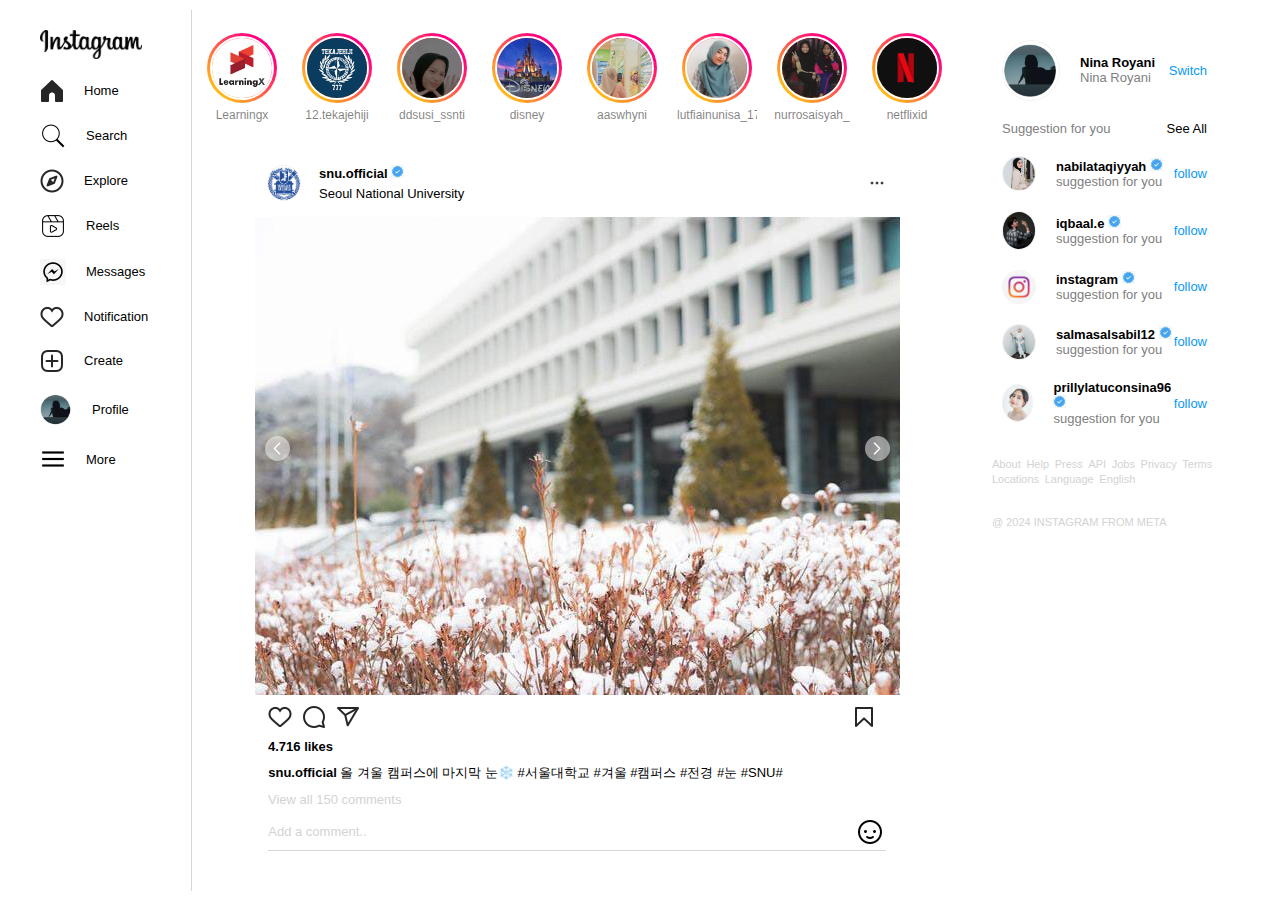
<file: index.html>
<!DOCTYPE html>
<html lang="en">
<head>
    <meta charset="UTF-8">
    <meta name="viewport" content="width=device-width, initial-scale=1.0">
    <meta http-equiv="X-UA-Compatible" content="ie=edge">
    <script src="https://ajax.googleapis.com/ajax/libs/jquery/3.7.1/jquery.min.js"></script>
    
    <link rel="stylesheet" href="https://cdn.jsdelivr.net/npm/bootstrap-icons@1.9.1/font/bootstrap-icons.css">
    <link rel="stylesheet" href="https://cdn.jsdelivr.net/npm/swiper@11/swiper-bundle.min.css"/>
    <script src="https://cdn.jsdelivr.net/npm/swiper@11/swiper-bundle.min.js"></script>
    <title>Instagram - Clone coding</title>
    <style>
        @import url('css/default.css');
        @import url('css/gnb.css');
        @import url('css/feed.css');         
    </style>
    <script>
        let is_liked = true;

        function like(){
            if (is_liked == true) {
                $('#heart').attr('src','image/icons/12.png')
                is_liked = false;
            } else {
                $('#heart').attr('src', 'image/icons/5.png')
                is_liked = true;

            }
            
        }
    </script>
</head>
<body>
    <div class="main">

        <div class="sidebar">
            <li class="flex-row">
                <img width="102" src="image/logo_instagram.png">
            </li>
            <li class="flex-row sidebar-content">

                <img src="image/icons/1.png">
                <p>Home</p>
            </li>

            <li class="flex-row sidebar-content">

                <img src="image/icons/11.png">
                <p>Search</p>
            </li>

            <li class="flex-row sidebar-content">

                <img src="image/icons/4.png">
                <p>Explore</p>
            </li>

            <li class="flex-row sidebar-content">

                <img src="image/icons/14.png">
                <p>Reels</p>
            </li>
            <li class="flex-row sidebar-content">

                <img src="image/icons/15.jpeg">
                <p>Messages</p>
            </li>

            <li class="flex-row sidebar-content">

                <img src="image/icons/5.png">
                <p>Notification</p>
            </li>
            <li class="flex-row sidebar-content">

                <img src="image/icons/3.png">
                <p>Create</p>
            </li>
            <li class="flex-row sidebar-content">
                <img width="32" src="image/profile/Nina.jpg">
                <p>Profile</p>
            </li>
            <li class="flex-row bawah-content">
                <img src="image/icons/16.png">
                <p>More</p>
            </li> 
        </div>
        <div class="wrapper">
        <div class="tengah flex-col">
            <div class="status-wrapper">
                <div class="status-card">
                    <div class="profile-pic">
                        <img width="32" src="image/follower/1.jpeg">
                    </div>
                    <p class="username">Learningx</p>
                </div>

                <div class="status-card">
                    <div class="profile-pic">
                        <img width="32" src="image/follower/2.jpg">
                    </div>
                    <p class="username">12.tekajehiji</p>
                </div>

                <div class="status-card">
                    <div class="profile-pic">
                        <img width="32" src="image/follower/3.jpeg">
                    </div>
                    <p class="username">ddsusi_ssnti</p>
                </div>

                <div class="status-card">
                    <div class="profile-pic">
                        <img width="32" src="image/follower/4.jpg">
                    </div>
                    <p class="username">disney</p>
                </div>

                <div class="status-card">
                    <div class="profile-pic">
                        <img width="32" src="image/follower/5.jpg">
                    </div>
                    <p class="username">aaswhyni</p>
                </div>

                <div class="status-card">
                    <div class="profile-pic">
                        <img width="32" src="image/follower/6.jpeg">
                    </div>
                    <p class="username">lutfiainunisa_1717</p>
                </div>

                <div class="status-card">
                    <div class="profile-pic">
                        <img width="32" src="image/follower/7.jpg">
                    </div>
                    <p class="username">nurrosaisyah_</p>
                </div>

                <div class="status-card">
                    <div class="profile-pic">
                        <img width="32" src="image/follower/8.jpg">
                    </div>
                    <p class="username">netflixid</p>
                </div>
            </div>

            <div class="feed flex-col">
                <div class="profile flex-row">
                <div class="img-wrap">
                    <img width="32" src="image/profile/seoul.png">
                </div>
                <p class="flex-col">
                    <span>snu.official <img width="13" src="image/follower/11.jpeg"></span>
                    <span>Seoul National University</span>
                </p>
                <img width="20" src="image/icons/7.png">
            </div>
            <div class="imgs swiper">
                <div class="swiper-wrapper">
                    <div class="swiper-slide"><img src="image/post/1.jpg"></div>
                    <div class="swiper-slide"><img src="image/post/2.jpg"></div>
                </div>
                <div class="swiper-pagination"></div>
                <div class="swiper-button-prev"></div>
                <div class="swiper-button-next"></div>
            </div>
            <div class="feed-icons flex-row">
                <img id="heart" onclick="like()" src="image/icons/5.png">
                <img src="image/icons/9.png">
                <img src="image/icons/2.png">
                <img src="image/icons/10.png">
            </div>
            <div class="likes">
                4.716 likes
            </div>
            <div class="comments">
                <span class="title">snu.official</span>
                올 겨울 캠퍼스에 마지막 눈❄️
                <span class="hastag">#서울대학교 #겨울 #캠퍼스 #전경 #눈 #SNU#</span>
            </div>
            <div class="count">
                View all 150 comments
            </div>
            <div class="commentar">
                <div class="comment-box flex-row">
                    <input type="text" placeholder="Add a comment.."/>
                </div>
                <div class="imgs emoji-icons">
                    <img src="image/icons/17.png">
                </div>
            </div>
                <!-- <div class ="time">
                    20 HOURS AGO
                </div> -->  
            </div>
        </div>
        <div class="account">
            <div class="account-content">
                <li class="flex-row">
                    <div class="img-wrap">
                        <img width="56" src="image/profile/Nina.jpg">
                    </div>
                    <p class="flex-col">
                        <span>Nina Royani</span>
                        <span>Nina Royani</span>
                    </p>
                    <a href="#">Switch</a>
                </li>
                <li class="flex-row suggestion">
                    <span>Suggestion for you</span>
                    <a href="#">See All</a>
                </li>

                <li class="flex-row friends">
                    <div class="img-wrap">
                        <img width="32" src="image/follower/9.jpg">
                    </div>
                    <p class="flex-col">
                        <span>nabilataqiyyah <img width="13" src="image/follower/11.jpeg"></span>
                        <span>suggestion for you</span>
                    </p>
                    <a href="#">follow </a>
                </li>

                <li class="flex-row friends">
                    <div class="img-wrap">
                        <img width="32" src="image/follower/10.jpg">
                    </div>
                    <p class="flex-col">
                        <span>iqbaal.e <img width="13" src="image/follower/11.jpeg"></span>
                        <span>suggestion for you</span>
                    </p>
                    <a href="#">follow</a>
                </li>

                <li class="flex-row friends">
                    <div class="img-wrap">
                        <img width="32" src="image/follower/instagram.jpeg">
                    </div>
                    <p class="flex-col">
                        <span>instagram <img width="13" src="image/follower/11.jpeg"></span>
                        <span>suggestion for you</span>
                    </p>
                    <a href="#">follow</a>
                </li>

                <li class="flex-row friends">
                    <div class="img-wrap">
                        <img width="32" src="image/follower/12.jpg">
                    </div>
                    <p class="flex-col">
                        <span>salmasalsabil12 <img width="13" src="image/follower/11.jpeg"></span>
                        <span>suggestion for you</span>
                    </p>
                    <a href="#">follow</a>
                </li>

                <li class="flex-row friends">
                    <div class="img-wrap">
                        <img width="32" src="image/follower/13.jpg">
                    </div>
                    <p class="flex-col">
                        <span>prillylatuconsina96<img width="13" src="image/follower/11.jpeg"></span>
                        <span>suggestion for you</span>
                    </p>
                    <a href="#">follow</a>
                </li>
            </div>
            <div class="about">
                <a href="#">About</a>
                <a href="#">Help</a>
                <a href="#">Press</a>
                <a href="#">API</a>
                <a href="#">Jobs</a>
                <a href="#">Privacy</a>
                <a href="#">Terms</a>
                <a href="#">Locations</a>
                <a href="#">Language</a>
                <a href="#">English</a>
            </div>
            <div class="name"> 
                @ 2024 INSTAGRAM FROM META
            </div>
        </div>
    </div>
    </div>

   

            
    
    <script>
        const swiper = new Swiper('.swiper', {
            
            direction: 'horizontal',
            loop: true,
            
            pagination: {
                el: '.swiper-pagination',
            },
    
            
            navigation: {
                nextEl: '.swiper-button-next',
                prevEl: '.swiper-button-prev',
            },
    
          
        });
    </script> 
</body>
</html>
</file>
